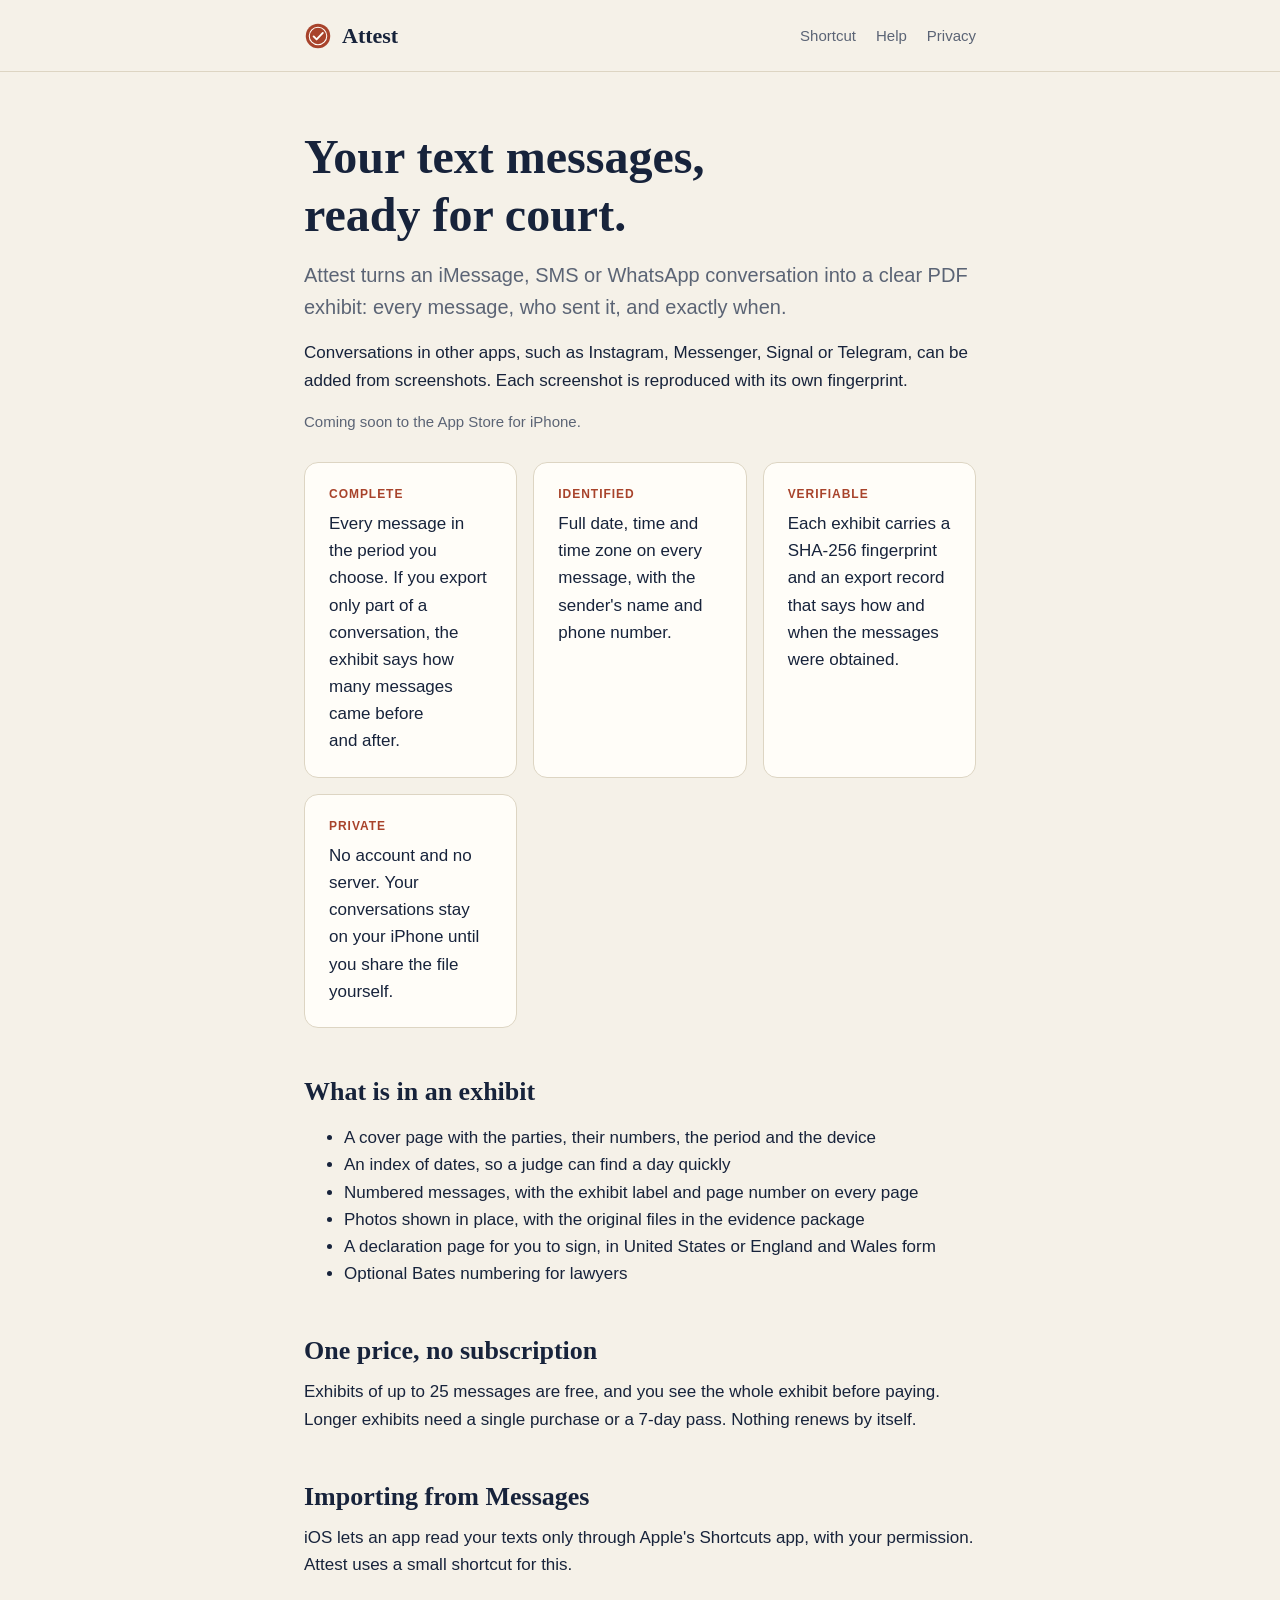
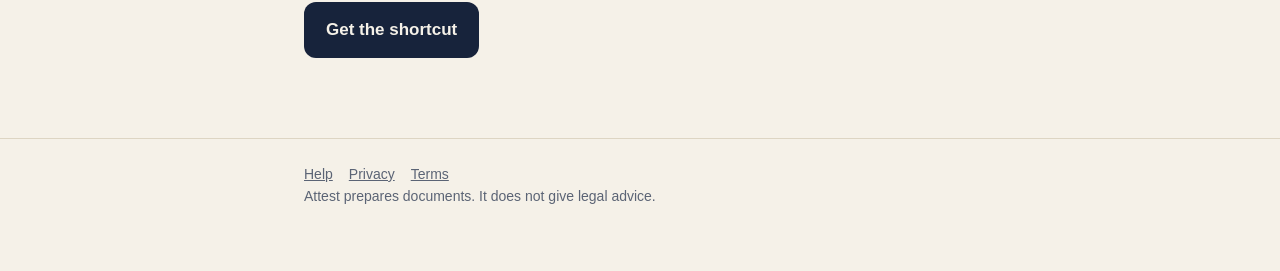
<file: index.html>
<!doctype html>
<html lang="en">
<head>
<meta charset="utf-8">
<meta name="viewport" content="width=device-width, initial-scale=1">
<title>Attest: text messages as court-ready exhibits</title>
<meta name="description" content="Turn iMessage, SMS and WhatsApp conversations into a clear, complete PDF exhibit on your iPhone.">
<meta property="og:type" content="website">
<meta property="og:site_name" content="Attest">
<meta property="og:title" content="Attest: text messages as court-ready exhibits">
<meta property="og:description" content="Turn iMessage, SMS and WhatsApp conversations into a clear, complete PDF exhibit on your iPhone.">
<meta property="og:url" content="https://dnncha.github.io/attest/">
<meta property="og:image" content="https://dnncha.github.io/attest/og.png">
<meta property="og:image:width" content="1200">
<meta property="og:image:height" content="630">
<meta name="twitter:card" content="summary_large_image">
<meta name="twitter:image" content="https://dnncha.github.io/attest/og.png">
<link rel="canonical" href="https://dnncha.github.io/attest/">
<link rel="stylesheet" href="style.css">
<link rel="icon" href="icon.png">
</head>
<body>
<header class="site"><div class="wrap">
<a class="brand" href="./"><svg viewBox="0 0 32 32" aria-hidden="true"><circle cx="16" cy="16" r="14" fill="#A8432B"/><circle cx="16" cy="16" r="10" fill="none" stroke="#FFFDF8" stroke-width="1.2"/><path d="M11 16.5l3.4 3.4L21.5 12.5" fill="none" stroke="#FFFDF8" stroke-width="2.2" stroke-linecap="round" stroke-linejoin="round"/></svg>Attest</a>
<nav><a href="shortcut">Shortcut</a><a href="support">Help</a><a href="privacy">Privacy</a></nav>
</div></header>
<main class="wrap">

<h1>Your text messages, ready for court.</h1>
<p class="lede">Attest turns an iMessage, SMS or WhatsApp conversation into a clear PDF exhibit: every message, who sent it, and exactly when.</p>
<p>Conversations in other apps, such as Instagram, Messenger, Signal or Telegram, can be added from screenshots. Each screenshot is reproduced with its own fingerprint.</p>
<p class="note">Coming soon to the App Store for iPhone.</p>

<div class="facts">
<div class="card"><div class="eyebrow">Complete</div><p>Every message in the period you choose. If you export only part of a conversation, the exhibit says how many messages came before and after.</p></div>
<div class="card"><div class="eyebrow">Identified</div><p>Full date, time and time zone on every message, with the sender's name and phone number.</p></div>
<div class="card"><div class="eyebrow">Verifiable</div><p>Each exhibit carries a SHA-256 fingerprint and an export record that says how and when the messages were obtained.</p></div>
<div class="card"><div class="eyebrow">Private</div><p>No account and no server. Your conversations stay on your iPhone until you share the file yourself.</p></div>
</div>

<h2>What is in an exhibit</h2>
<ul>
<li>A cover page with the parties, their numbers, the period and the device</li>
<li>An index of dates, so a judge can find a day quickly</li>
<li>Numbered messages, with the exhibit label and page number on every page</li>
<li>Photos shown in place, with the original files in the evidence package</li>
<li>A declaration page for you to sign, in United States or England and Wales form</li>
<li>Optional Bates numbering for lawyers</li>
</ul>

<h2>One price, no subscription</h2>
<p>Exhibits of up to 25 messages are free, and you see the whole exhibit before paying. Longer exhibits need a single purchase or a 7-day pass. Nothing renews by itself.</p>

<h2>Importing from Messages</h2>
<p>iOS lets an app read your texts only through Apple's Shortcuts app, with your permission. Attest uses a small shortcut for this.</p>
<p><a class="button" href="shortcut">Get the shortcut</a></p>

</main>
<footer class="site"><div class="wrap">
<a href="support">Help</a><a href="privacy">Privacy</a><a href="terms">Terms</a>
<p>Attest prepares documents. It does not give legal advice.</p>
</div></footer>
</body>
</html>
</file>
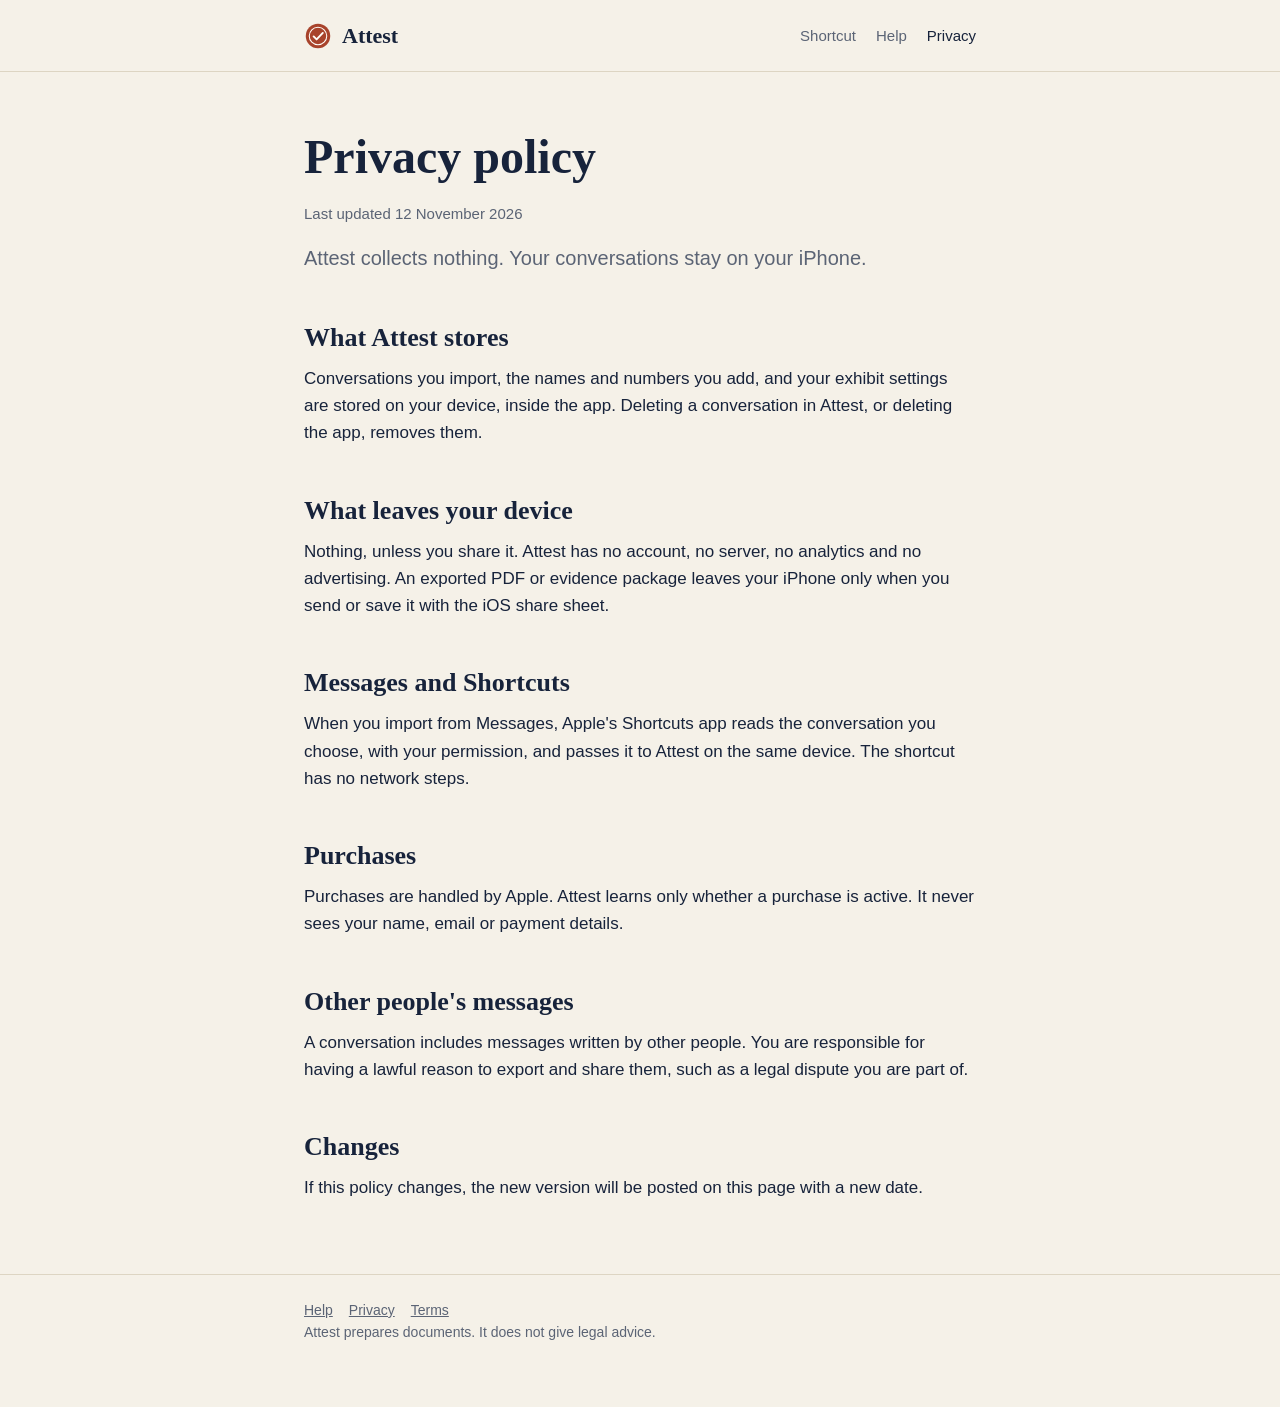
<file: privacy.html>
<!doctype html>
<html lang="en">
<head>
<meta charset="utf-8">
<meta name="viewport" content="width=device-width, initial-scale=1">
<title>Attest privacy policy</title>
<meta name="description" content="Attest collects no data. Conversations stay on your device.">
<meta property="og:type" content="website">
<meta property="og:site_name" content="Attest">
<meta property="og:title" content="Attest privacy policy">
<meta property="og:description" content="Attest collects no data. Conversations stay on your device.">
<meta property="og:url" content="https://dnncha.github.io/attest/privacy">
<meta property="og:image" content="https://dnncha.github.io/attest/og.png">
<meta property="og:image:width" content="1200">
<meta property="og:image:height" content="630">
<meta name="twitter:card" content="summary_large_image">
<meta name="twitter:image" content="https://dnncha.github.io/attest/og.png">
<link rel="canonical" href="https://dnncha.github.io/attest/privacy">
<link rel="stylesheet" href="style.css">
<link rel="icon" href="icon.png">
</head>
<body>
<header class="site"><div class="wrap">
<a class="brand" href="./"><svg viewBox="0 0 32 32" aria-hidden="true"><circle cx="16" cy="16" r="14" fill="#A8432B"/><circle cx="16" cy="16" r="10" fill="none" stroke="#FFFDF8" stroke-width="1.2"/><path d="M11 16.5l3.4 3.4L21.5 12.5" fill="none" stroke="#FFFDF8" stroke-width="2.2" stroke-linecap="round" stroke-linejoin="round"/></svg>Attest</a>
<nav><a href="shortcut">Shortcut</a><a href="support">Help</a><a href="privacy" aria-current="page">Privacy</a></nav>
</div></header>
<main class="wrap">

<h1>Privacy policy</h1>
<p class="note">Last updated 12 November 2026</p>
<p class="lede">Attest collects nothing. Your conversations stay on your iPhone.</p>

<h2>What Attest stores</h2>
<p>Conversations you import, the names and numbers you add, and your exhibit settings are stored on your device, inside the app. Deleting a conversation in Attest, or deleting the app, removes them.</p>

<h2>What leaves your device</h2>
<p>Nothing, unless you share it. Attest has no account, no server, no analytics and no advertising. An exported PDF or evidence package leaves your iPhone only when you send or save it with the iOS share sheet.</p>

<h2>Messages and Shortcuts</h2>
<p>When you import from Messages, Apple's Shortcuts app reads the conversation you choose, with your permission, and passes it to Attest on the same device. The shortcut has no network steps.</p>

<h2>Purchases</h2>
<p>Purchases are handled by Apple. Attest learns only whether a purchase is active. It never sees your name, email or payment details.</p>

<h2>Other people's messages</h2>
<p>A conversation includes messages written by other people. You are responsible for having a lawful reason to export and share them, such as a legal dispute you are part of.</p>

<h2>Changes</h2>
<p>If this policy changes, the new version will be posted on this page with a new date.</p>

</main>
<footer class="site"><div class="wrap">
<a href="support">Help</a><a href="privacy">Privacy</a><a href="terms">Terms</a>
<p>Attest prepares documents. It does not give legal advice.</p>
</div></footer>
</body>
</html>
</file>
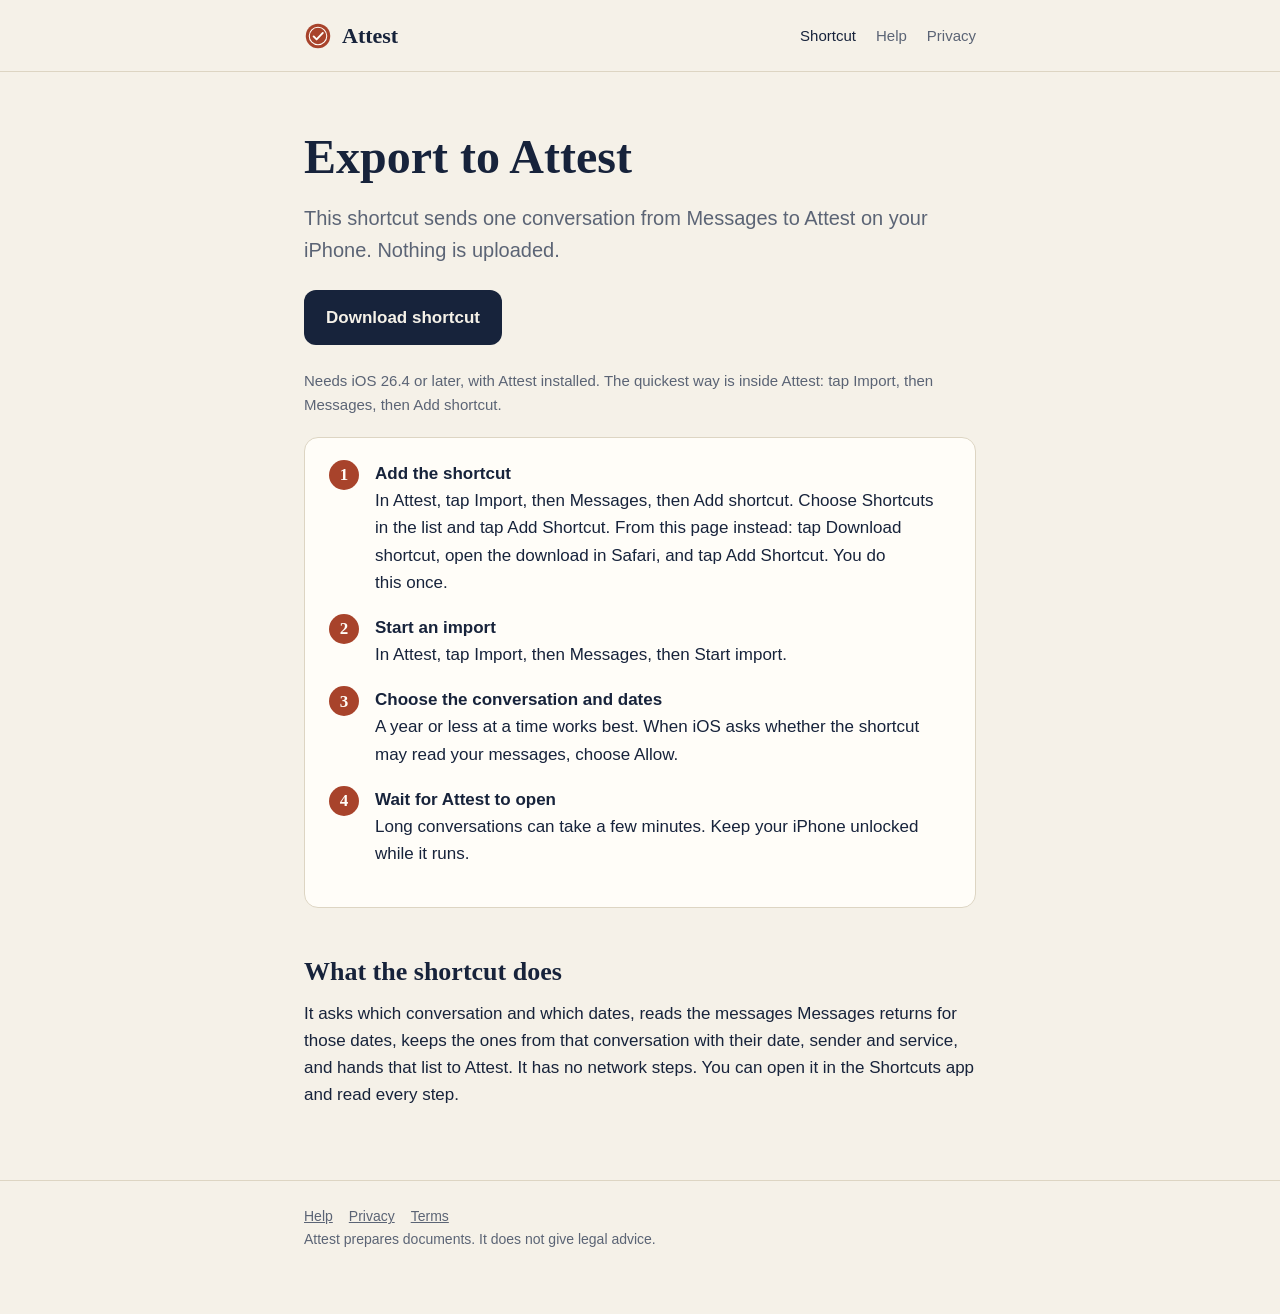
<file: shortcut.html>
<!doctype html>
<html lang="en">
<head>
<meta charset="utf-8">
<meta name="viewport" content="width=device-width, initial-scale=1">
<title>Export to Attest shortcut</title>
<meta name="description" content="Add the shortcut that sends a Messages conversation to Attest.">
<meta property="og:type" content="website">
<meta property="og:site_name" content="Attest">
<meta property="og:title" content="Export to Attest shortcut">
<meta property="og:description" content="Add the shortcut that sends a Messages conversation to Attest.">
<meta property="og:url" content="https://dnncha.github.io/attest/shortcut">
<meta property="og:image" content="https://dnncha.github.io/attest/og.png">
<meta property="og:image:width" content="1200">
<meta property="og:image:height" content="630">
<meta name="twitter:card" content="summary_large_image">
<meta name="twitter:image" content="https://dnncha.github.io/attest/og.png">
<link rel="canonical" href="https://dnncha.github.io/attest/shortcut">
<link rel="stylesheet" href="style.css">
<link rel="icon" href="icon.png">
</head>
<body>
<header class="site"><div class="wrap">
<a class="brand" href="./"><svg viewBox="0 0 32 32" aria-hidden="true"><circle cx="16" cy="16" r="14" fill="#A8432B"/><circle cx="16" cy="16" r="10" fill="none" stroke="#FFFDF8" stroke-width="1.2"/><path d="M11 16.5l3.4 3.4L21.5 12.5" fill="none" stroke="#FFFDF8" stroke-width="2.2" stroke-linecap="round" stroke-linejoin="round"/></svg>Attest</a>
<nav><a href="shortcut" aria-current="page">Shortcut</a><a href="support">Help</a><a href="privacy">Privacy</a></nav>
</div></header>
<main class="wrap">

<h1>Export to Attest</h1>
<p class="lede">This shortcut sends one conversation from Messages to Attest on your iPhone. Nothing is uploaded.</p>
<p><a class="button" href="ExportToAttest.shortcut">Download shortcut</a></p>
<p class="note">Needs iOS 26.4 or later, with Attest installed. The quickest way is inside Attest: tap Import, then Messages, then Add shortcut.</p>

<div class="card">
<ol class="steps">
<li><strong>Add the shortcut</strong>In Attest, tap Import, then Messages, then Add shortcut. Choose Shortcuts in the list and tap Add Shortcut. From this page instead: tap Download shortcut, open the download in Safari, and tap Add Shortcut. You do this once.</li>
<li><strong>Start an import</strong>In Attest, tap Import, then Messages, then Start import.</li>
<li><strong>Choose the conversation and dates</strong>A year or less at a time works best. When iOS asks whether the shortcut may read your messages, choose Allow.</li>
<li><strong>Wait for Attest to open</strong>Long conversations can take a few minutes. Keep your iPhone unlocked while it runs.</li>
</ol>
</div>

<h2>What the shortcut does</h2>
<p>It asks which conversation and which dates, reads the messages Messages returns for those dates, keeps the ones from that conversation with their date, sender and service, and hands that list to Attest. It has no network steps. You can open it in the Shortcuts app and read every step.</p>

</main>
<footer class="site"><div class="wrap">
<a href="support">Help</a><a href="privacy">Privacy</a><a href="terms">Terms</a>
<p>Attest prepares documents. It does not give legal advice.</p>
</div></footer>
</body>
</html>
</file>
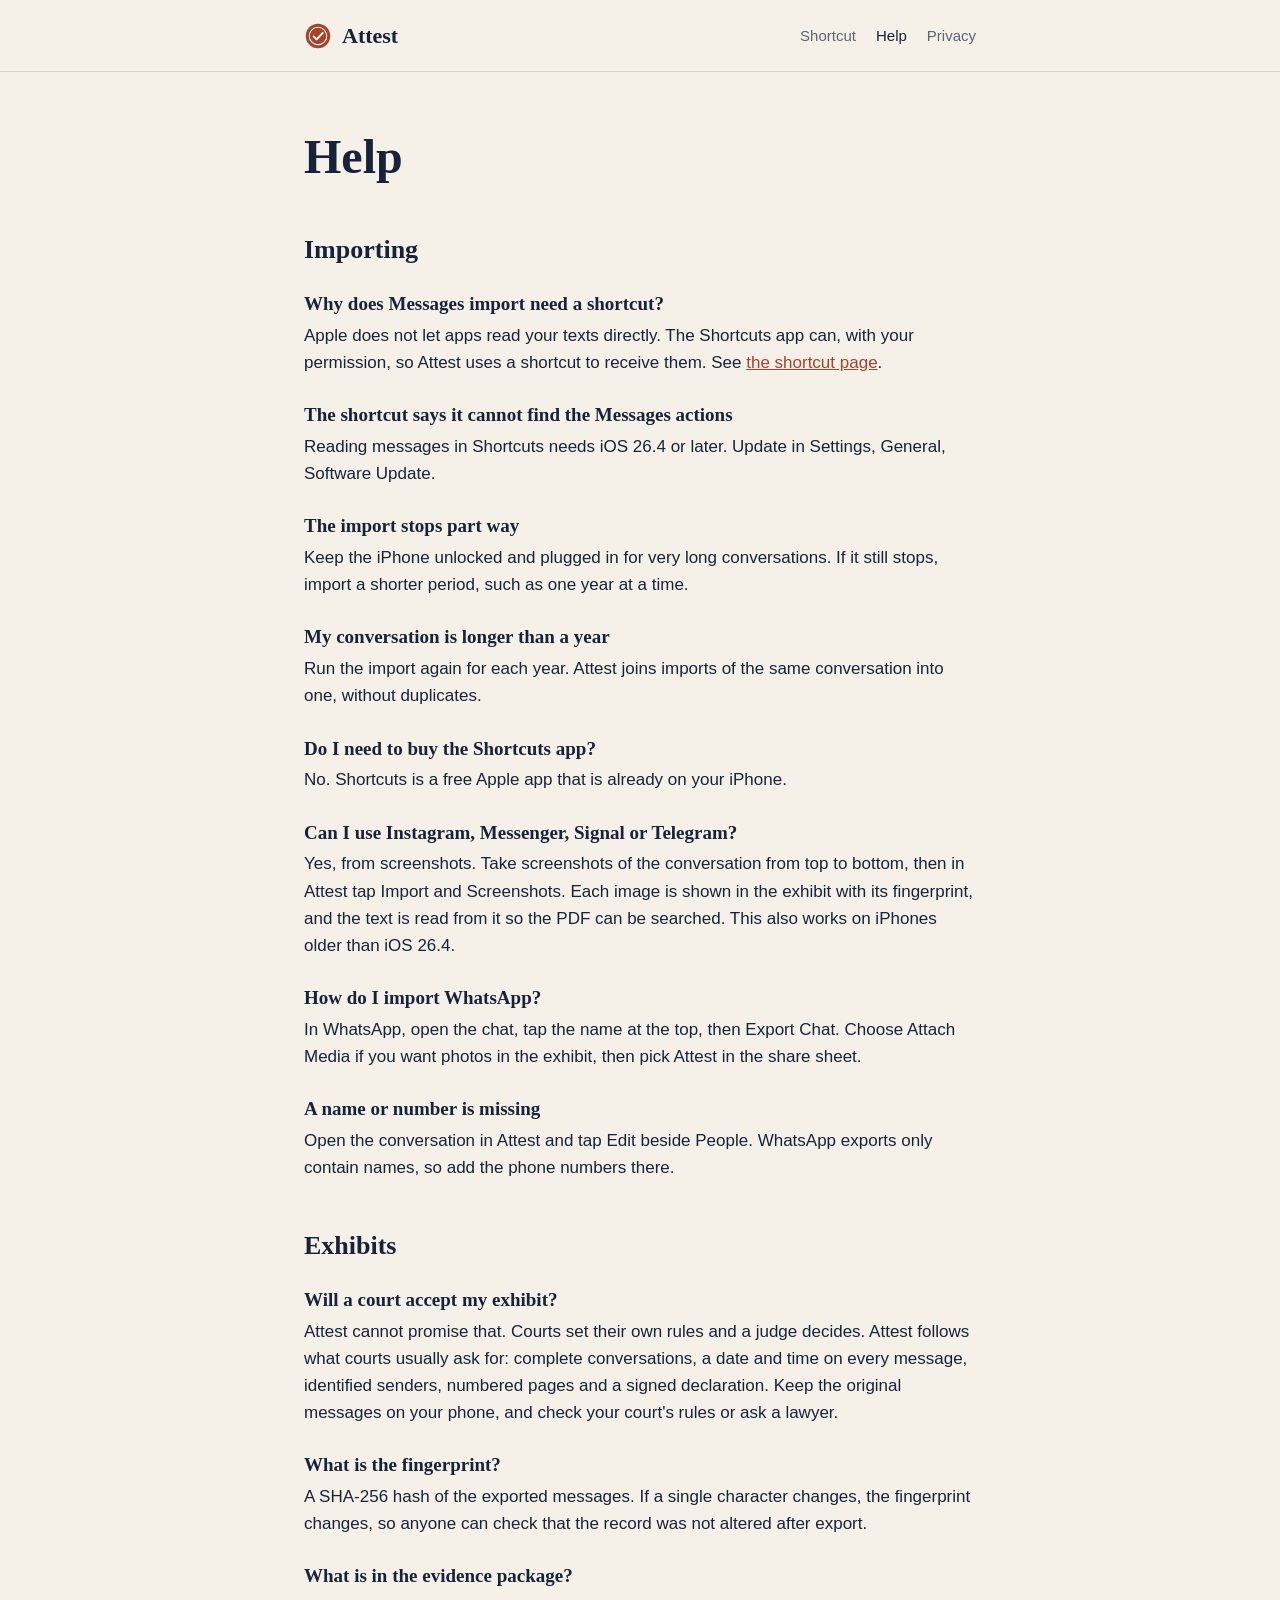
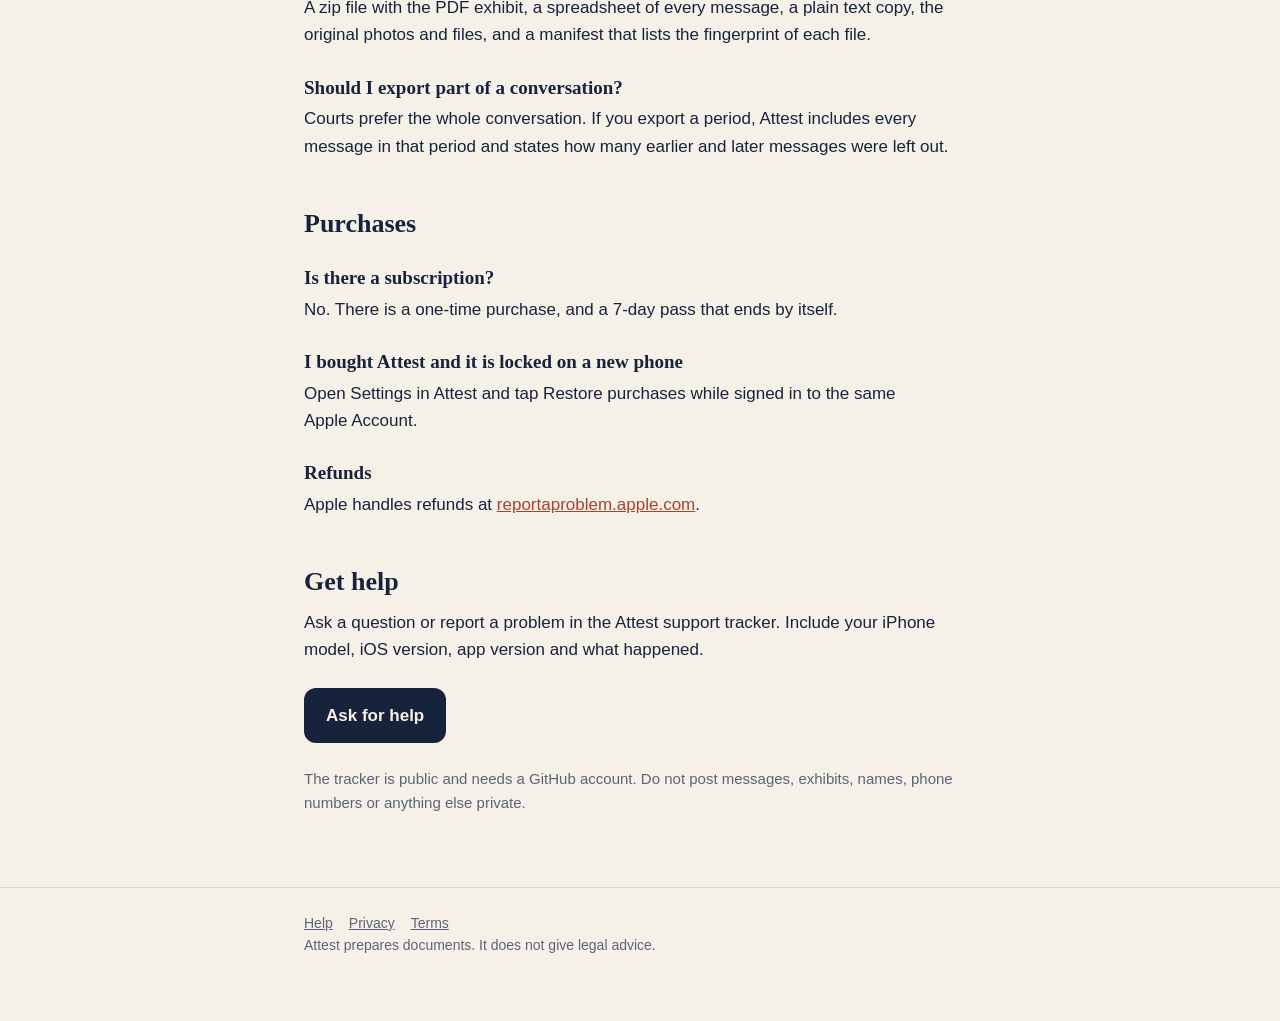
<file: support.html>
<!doctype html>
<html lang="en">
<head>
<meta charset="utf-8">
<meta name="viewport" content="width=device-width, initial-scale=1">
<title>Attest help</title>
<meta name="description" content="Answers to common questions about Attest.">
<meta property="og:type" content="website">
<meta property="og:site_name" content="Attest">
<meta property="og:title" content="Attest help">
<meta property="og:description" content="Answers to common questions about Attest.">
<meta property="og:url" content="https://dnncha.github.io/attest/support">
<meta property="og:image" content="https://dnncha.github.io/attest/og.png">
<meta property="og:image:width" content="1200">
<meta property="og:image:height" content="630">
<meta name="twitter:card" content="summary_large_image">
<meta name="twitter:image" content="https://dnncha.github.io/attest/og.png">
<link rel="canonical" href="https://dnncha.github.io/attest/support">
<link rel="stylesheet" href="style.css">
<link rel="icon" href="icon.png">
</head>
<body>
<header class="site"><div class="wrap">
<a class="brand" href="./"><svg viewBox="0 0 32 32" aria-hidden="true"><circle cx="16" cy="16" r="14" fill="#A8432B"/><circle cx="16" cy="16" r="10" fill="none" stroke="#FFFDF8" stroke-width="1.2"/><path d="M11 16.5l3.4 3.4L21.5 12.5" fill="none" stroke="#FFFDF8" stroke-width="2.2" stroke-linecap="round" stroke-linejoin="round"/></svg>Attest</a>
<nav><a href="shortcut">Shortcut</a><a href="support" aria-current="page">Help</a><a href="privacy">Privacy</a></nav>
</div></header>
<main class="wrap">

<h1>Help</h1>

<h2>Importing</h2>
<h3>Why does Messages import need a shortcut?</h3>
<p>Apple does not let apps read your texts directly. The Shortcuts app can, with your permission, so Attest uses a shortcut to receive them. See <a href="shortcut">the shortcut page</a>.</p>
<h3>The shortcut says it cannot find the Messages actions</h3>
<p>Reading messages in Shortcuts needs iOS 26.4 or later. Update in Settings, General, Software Update.</p>
<h3>The import stops part way</h3>
<p>Keep the iPhone unlocked and plugged in for very long conversations. If it still stops, import a shorter period, such as one year at a time.</p>
<h3>My conversation is longer than a year</h3>
<p>Run the import again for each year. Attest joins imports of the same conversation into one, without duplicates.</p>
<h3>Do I need to buy the Shortcuts app?</h3>
<p>No. Shortcuts is a free Apple app that is already on your iPhone.</p>
<h3>Can I use Instagram, Messenger, Signal or Telegram?</h3>
<p>Yes, from screenshots. Take screenshots of the conversation from top to bottom, then in Attest tap Import and Screenshots. Each image is shown in the exhibit with its fingerprint, and the text is read from it so the PDF can be searched. This also works on iPhones older than iOS 26.4.</p>
<h3>How do I import WhatsApp?</h3>
<p>In WhatsApp, open the chat, tap the name at the top, then Export Chat. Choose Attach Media if you want photos in the exhibit, then pick Attest in the share sheet.</p>
<h3>A name or number is missing</h3>
<p>Open the conversation in Attest and tap Edit beside People. WhatsApp exports only contain names, so add the phone numbers there.</p>

<h2>Exhibits</h2>
<h3>Will a court accept my exhibit?</h3>
<p>Attest cannot promise that. Courts set their own rules and a judge decides. Attest follows what courts usually ask for: complete conversations, a date and time on every message, identified senders, numbered pages and a signed declaration. Keep the original messages on your phone, and check your court's rules or ask a lawyer.</p>
<h3>What is the fingerprint?</h3>
<p>A SHA-256 hash of the exported messages. If a single character changes, the fingerprint changes, so anyone can check that the record was not altered after export.</p>
<h3>What is in the evidence package?</h3>
<p>A zip file with the PDF exhibit, a spreadsheet of every message, a plain text copy, the original photos and files, and a manifest that lists the fingerprint of each file.</p>
<h3>Should I export part of a conversation?</h3>
<p>Courts prefer the whole conversation. If you export a period, Attest includes every message in that period and states how many earlier and later messages were left out.</p>

<h2>Purchases</h2>
<h3>Is there a subscription?</h3>
<p>No. There is a one-time purchase, and a 7-day pass that ends by itself.</p>
<h3>I bought Attest and it is locked on a new phone</h3>
<p>Open Settings in Attest and tap Restore purchases while signed in to the same Apple Account.</p>
<h3>Refunds</h3>
<p>Apple handles refunds at <a href="https://reportaproblem.apple.com">reportaproblem.apple.com</a>.</p>

<h2>Get help</h2>
<p>Ask a question or report a problem in the Attest support tracker. Include your iPhone model, iOS version, app version and what happened.</p>
<p><a class="button" href="https://github.com/dnncha/attest/issues/new">Ask for help</a></p>
<p class="note">The tracker is public and needs a GitHub account. Do not post messages, exhibits, names, phone numbers or anything else private.</p>
</main>
<footer class="site"><div class="wrap">
<a href="support">Help</a><a href="privacy">Privacy</a><a href="terms">Terms</a>
<p>Attest prepares documents. It does not give legal advice.</p>
</div></footer>
</body>
</html>
</file>
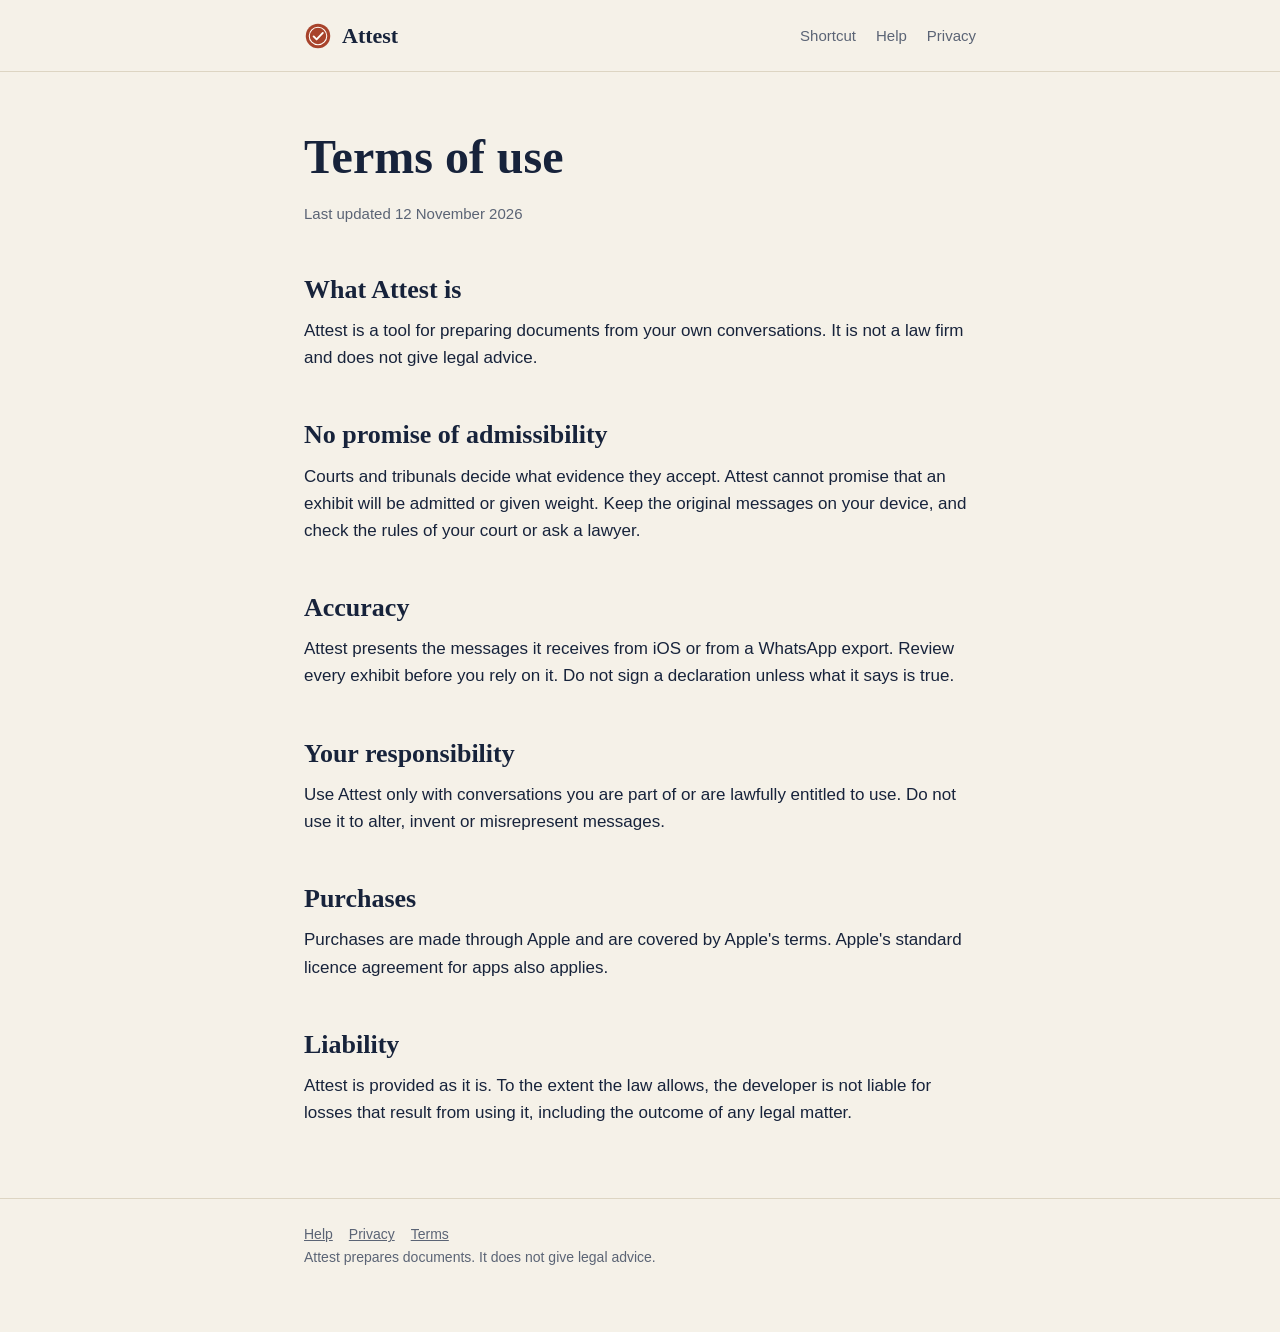
<file: terms.html>
<!doctype html>
<html lang="en">
<head>
<meta charset="utf-8">
<meta name="viewport" content="width=device-width, initial-scale=1">
<title>Attest terms of use</title>
<meta name="description" content="Terms of use for Attest.">
<meta property="og:type" content="website">
<meta property="og:site_name" content="Attest">
<meta property="og:title" content="Attest terms of use">
<meta property="og:description" content="Terms of use for Attest.">
<meta property="og:url" content="https://dnncha.github.io/attest/terms">
<meta property="og:image" content="https://dnncha.github.io/attest/og.png">
<meta property="og:image:width" content="1200">
<meta property="og:image:height" content="630">
<meta name="twitter:card" content="summary_large_image">
<meta name="twitter:image" content="https://dnncha.github.io/attest/og.png">
<link rel="canonical" href="https://dnncha.github.io/attest/terms">
<link rel="stylesheet" href="style.css">
<link rel="icon" href="icon.png">
</head>
<body>
<header class="site"><div class="wrap">
<a class="brand" href="./"><svg viewBox="0 0 32 32" aria-hidden="true"><circle cx="16" cy="16" r="14" fill="#A8432B"/><circle cx="16" cy="16" r="10" fill="none" stroke="#FFFDF8" stroke-width="1.2"/><path d="M11 16.5l3.4 3.4L21.5 12.5" fill="none" stroke="#FFFDF8" stroke-width="2.2" stroke-linecap="round" stroke-linejoin="round"/></svg>Attest</a>
<nav><a href="shortcut">Shortcut</a><a href="support">Help</a><a href="privacy">Privacy</a></nav>
</div></header>
<main class="wrap">

<h1>Terms of use</h1>
<p class="note">Last updated 12 November 2026</p>
<h2>What Attest is</h2>
<p>Attest is a tool for preparing documents from your own conversations. It is not a law firm and does not give legal advice.</p>
<h2>No promise of admissibility</h2>
<p>Courts and tribunals decide what evidence they accept. Attest cannot promise that an exhibit will be admitted or given weight. Keep the original messages on your device, and check the rules of your court or ask a lawyer.</p>
<h2>Accuracy</h2>
<p>Attest presents the messages it receives from iOS or from a WhatsApp export. Review every exhibit before you rely on it. Do not sign a declaration unless what it says is true.</p>
<h2>Your responsibility</h2>
<p>Use Attest only with conversations you are part of or are lawfully entitled to use. Do not use it to alter, invent or misrepresent messages.</p>
<h2>Purchases</h2>
<p>Purchases are made through Apple and are covered by Apple's terms. Apple's standard licence agreement for apps also applies.</p>
<h2>Liability</h2>
<p>Attest is provided as it is. To the extent the law allows, the developer is not liable for losses that result from using it, including the outcome of any legal matter.</p>

</main>
<footer class="site"><div class="wrap">
<a href="support">Help</a><a href="privacy">Privacy</a><a href="terms">Terms</a>
<p>Attest prepares documents. It does not give legal advice.</p>
</div></footer>
</body>
</html>
</file>
<file: style.css>
:root {
  --paper: #F5F1E8;
  --card: #FFFDF8;
  --ink: #17233B;
  --muted: #5B6475;
  --rule: #DDD5C3;
  --seal: #A8432B;
  --on-ink: #F5F1E8;
  color-scheme: light dark;
}

@media (prefers-color-scheme: dark) {
  :root {
    --paper: #0F1624;
    --card: #182236;
    --ink: #EFE9DB;
    --muted: #A3ABBB;
    --rule: #2B3750;
    --seal: #D9694E;
    --on-ink: #0F1624;
  }
}

* { box-sizing: border-box; }

html { -webkit-text-size-adjust: 100%; }

body {
  margin: 0;
  background: var(--paper);
  color: var(--ink);
  font: 17px/1.6 -apple-system, BlinkMacSystemFont, "Segoe UI", Roboto, Helvetica, Arial, sans-serif;
}

.wrap {
  max-width: 720px;
  margin: 0 auto;
  padding: 0 24px;
}

header.site {
  border-bottom: 1px solid var(--rule);
}

header.site .wrap {
  display: flex;
  align-items: center;
  justify-content: space-between;
  gap: 16px;
  padding-block: 18px;
  flex-wrap: wrap;
}

.brand {
  display: flex;
  align-items: center;
  gap: 10px;
  font-family: "Iowan Old Style", "Palatino Linotype", Palatino, Georgia, serif;
  font-size: 22px;
  font-weight: 700;
  color: var(--ink);
  text-decoration: none;
}

.brand svg { width: 28px; height: 28px; }

nav a {
  color: var(--muted);
  text-decoration: none;
  font-size: 15px;
  margin-left: 20px;
}

nav a:first-child { margin-left: 0; }
nav a:hover, nav a[aria-current="page"] { color: var(--ink); }

h1, h2, h3 {
  font-family: "Iowan Old Style", "Palatino Linotype", Palatino, Georgia, serif;
  line-height: 1.2;
  text-wrap: balance;
}

h1 { font-size: clamp(34px, 6vw, 48px); margin: 56px 0 16px; }
h2 { font-size: 26px; margin: 48px 0 12px; }
h3 { font-size: 19px; margin: 28px 0 6px; }

p, li { text-wrap: pretty; }
p { margin: 0 0 16px; }

.lede { font-size: 20px; color: var(--muted); }

a { color: var(--seal); }

.button {
  display: inline-block;
  background: var(--ink);
  color: var(--on-ink);
  font-weight: 600;
  text-decoration: none;
  padding: 14px 22px;
  border-radius: 12px;
  margin: 8px 0 8px;
}

.button.quiet {
  background: transparent;
  color: var(--ink);
  border: 1px solid var(--ink);
}

.card {
  background: var(--card);
  border: 1px solid var(--rule);
  border-radius: 14px;
  padding: 22px 24px;
  margin: 20px 0;
}

.card h3:first-child { margin-top: 0; }
.card p:last-child, .card ol:last-child, .card ul:last-child { margin-bottom: 0; }

ol.steps {
  list-style: none;
  counter-reset: step;
  padding: 0;
  margin: 0;
}

ol.steps li {
  counter-increment: step;
  position: relative;
  padding-left: 46px;
  margin-bottom: 18px;
}

ol.steps li::before {
  content: counter(step);
  position: absolute;
  left: 0;
  top: 0;
  width: 30px;
  height: 30px;
  border-radius: 50%;
  background: var(--seal);
  color: #FFFDF8;
  font-family: "Iowan Old Style", Palatino, Georgia, serif;
  font-weight: 700;
  display: flex;
  align-items: center;
  justify-content: center;
}

ol.steps strong { display: block; }

.facts {
  display: grid;
  grid-template-columns: repeat(auto-fit, minmax(200px, 1fr));
  gap: 16px;
  margin: 28px 0;
}

.facts .card { margin: 0; }

.eyebrow {
  font-size: 12px;
  font-weight: 700;
  letter-spacing: 0.08em;
  text-transform: uppercase;
  color: var(--seal);
  margin-bottom: 6px;
}

.note { font-size: 15px; color: var(--muted); }

footer.site {
  border-top: 1px solid var(--rule);
  margin-top: 72px;
  padding: 24px 0 48px;
  font-size: 14px;
  color: var(--muted);
}

footer.site a { color: var(--muted); margin-right: 16px; }
</file>
